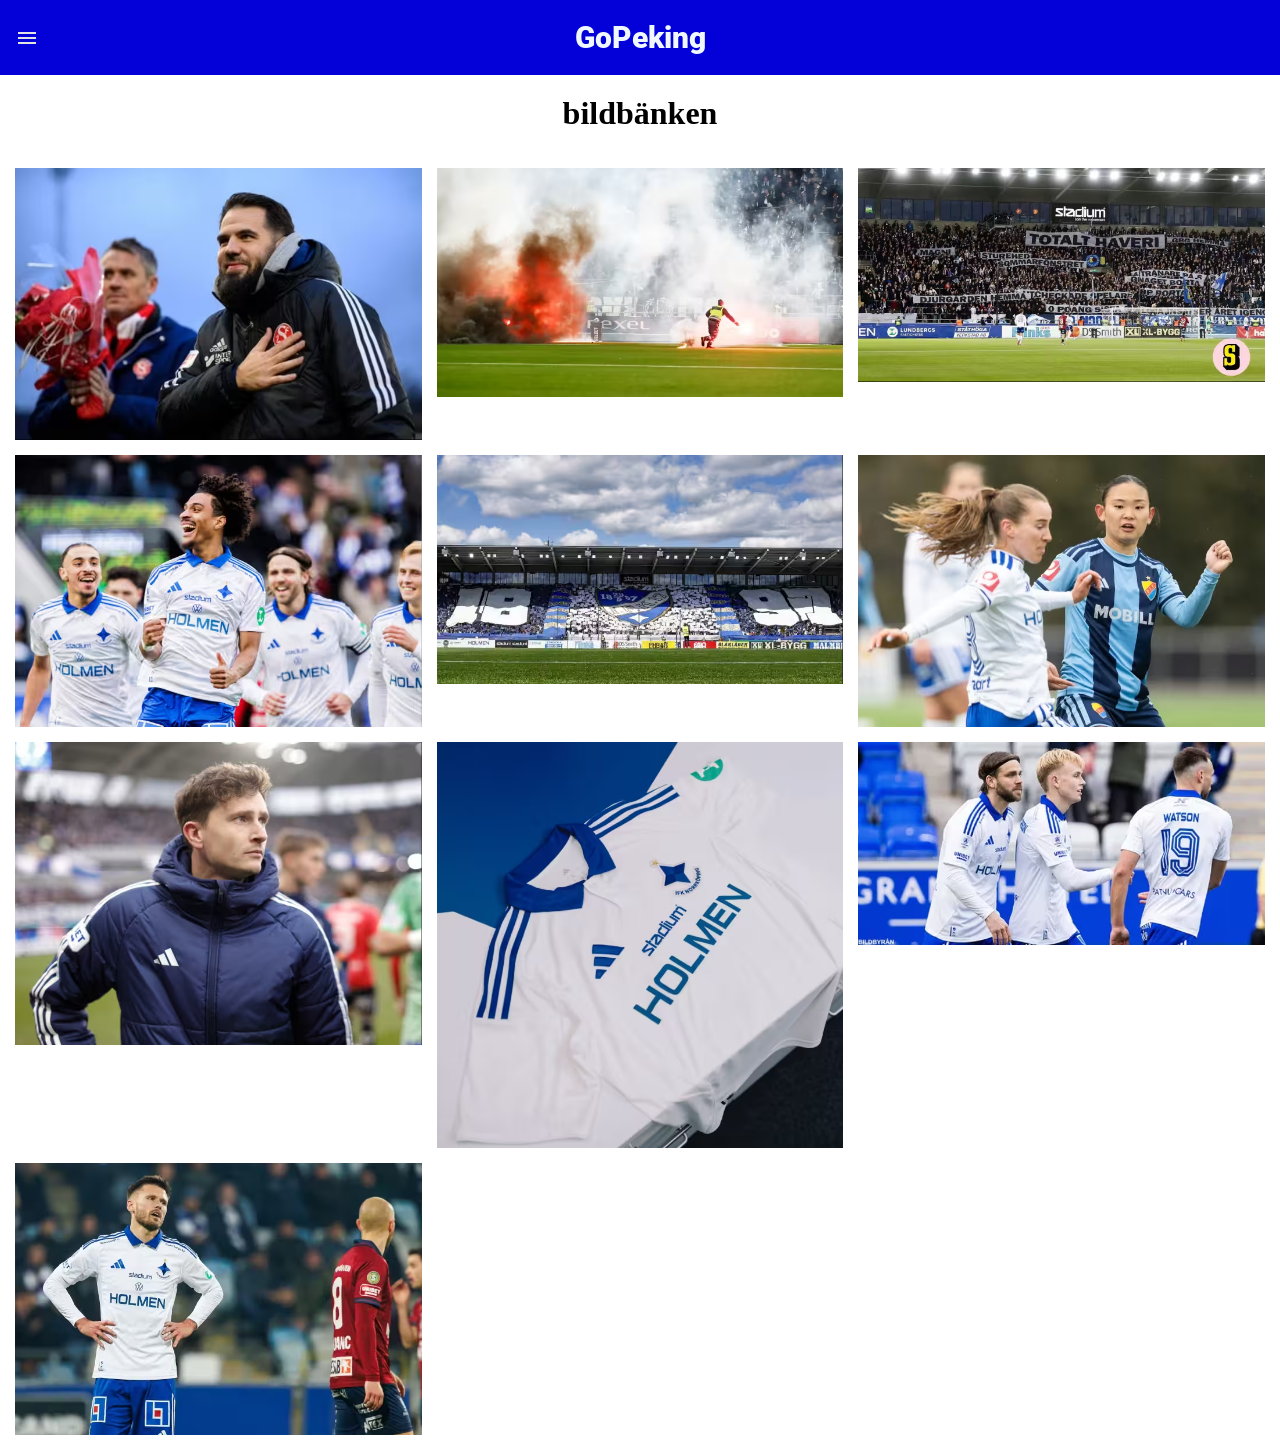
<file: real/bildbanken.html>
<!DOCTYPE html>
<html lang="Sv-se">
<head>
    <meta charset="UTF-8">
    <meta name="viewport" content="width=device-width, initial-scale=1.0">
    <title>Document</title>
    <link rel="stylesheet" href="bildbanken.css">
    <link rel="preconnect" href="https://fonts.googleapis.com">
<link rel="preconnect" href="https://fonts.gstatic.com" crossorigin>
<link href="https://fonts.googleapis.com/css2?family=Roboto:ital,wght@0,100..900;1,100..900&display=swap" rel="stylesheet">
</head>
<body>
    
    <nav class="meny">
        <ul>
            <li><a href="hem.html">hem</a></li>
            <li><a href="gnallbanken.html">gnällbänken</a></li>
            <li><a href="bildbanken.html">bildbänken</a></li>
        </ul>
    </nav>

    <div class="overlay"></div>

    <nav>
        <ul>
            <li class="banderoll">
                <img id="idmeny" src="menu_24dp_E3E3E3_FILL0_wght400_GRAD0_opsz24.svg" alt="menylogga">
                <a href="Home" class="hem roboto-logga">GoPeking</a>
            </li>
        </ul>
    </nav>
    <h1>bildbänken</h1>
  <div class="bild-gallery">
<img src="bild0.avif" data-full="bild0full.avif" alt="eldar" class="thumb">
<img src="bild1.avif" data-full="bild1full.avif" alt="kaos" class="thumb">
<img src="bild2.avif" data-full="bild2full.avif" alt="budisar" class="thumb">
<img src="bild3.avif" data-full="bild3full.avif" alt="ceesay" class="thumb">
<img src="bild4.avif" data-full="bild4full.avif" alt="tifo" class="thumb">
<img src="bild5.avif" data-full="bild5full.avif" alt="tjej" class="thumb">
<img src="bild6.avif" data-full="bild6full.avif" alt="falk" class="thumb">
<img src="bild7.avif" data-full="bild7full.avif" alt="t-shirt" class="thumb">
<img src="bild8.avif" data-full="bild8full.avif" alt="trio" class="thumb">
<img src="bild9.avif" data-full="bild9full.avif" alt="trasten" class="thumb">

  </div>
  <div id="lightbox" class="lightbox-hidden">
    <button id="close-btn">
        <svg xmlns="http://www.w3.org/2000/svg" height="24px" viewBox="0 -960 960 960" width="24px" fill="#e8eaed"><path d="m256-200-56-56 224-224-224-224 56-56 224 224 224-224 56 56-224 224 224 224-56 56-224-224-224 224Z"/></svg>
    </button>
    <img id="lightbox-img" src="[data-uri]" alt="Förstoring">
  </div>
    <script src="main.js"></script>
</body>
</html>
</file>
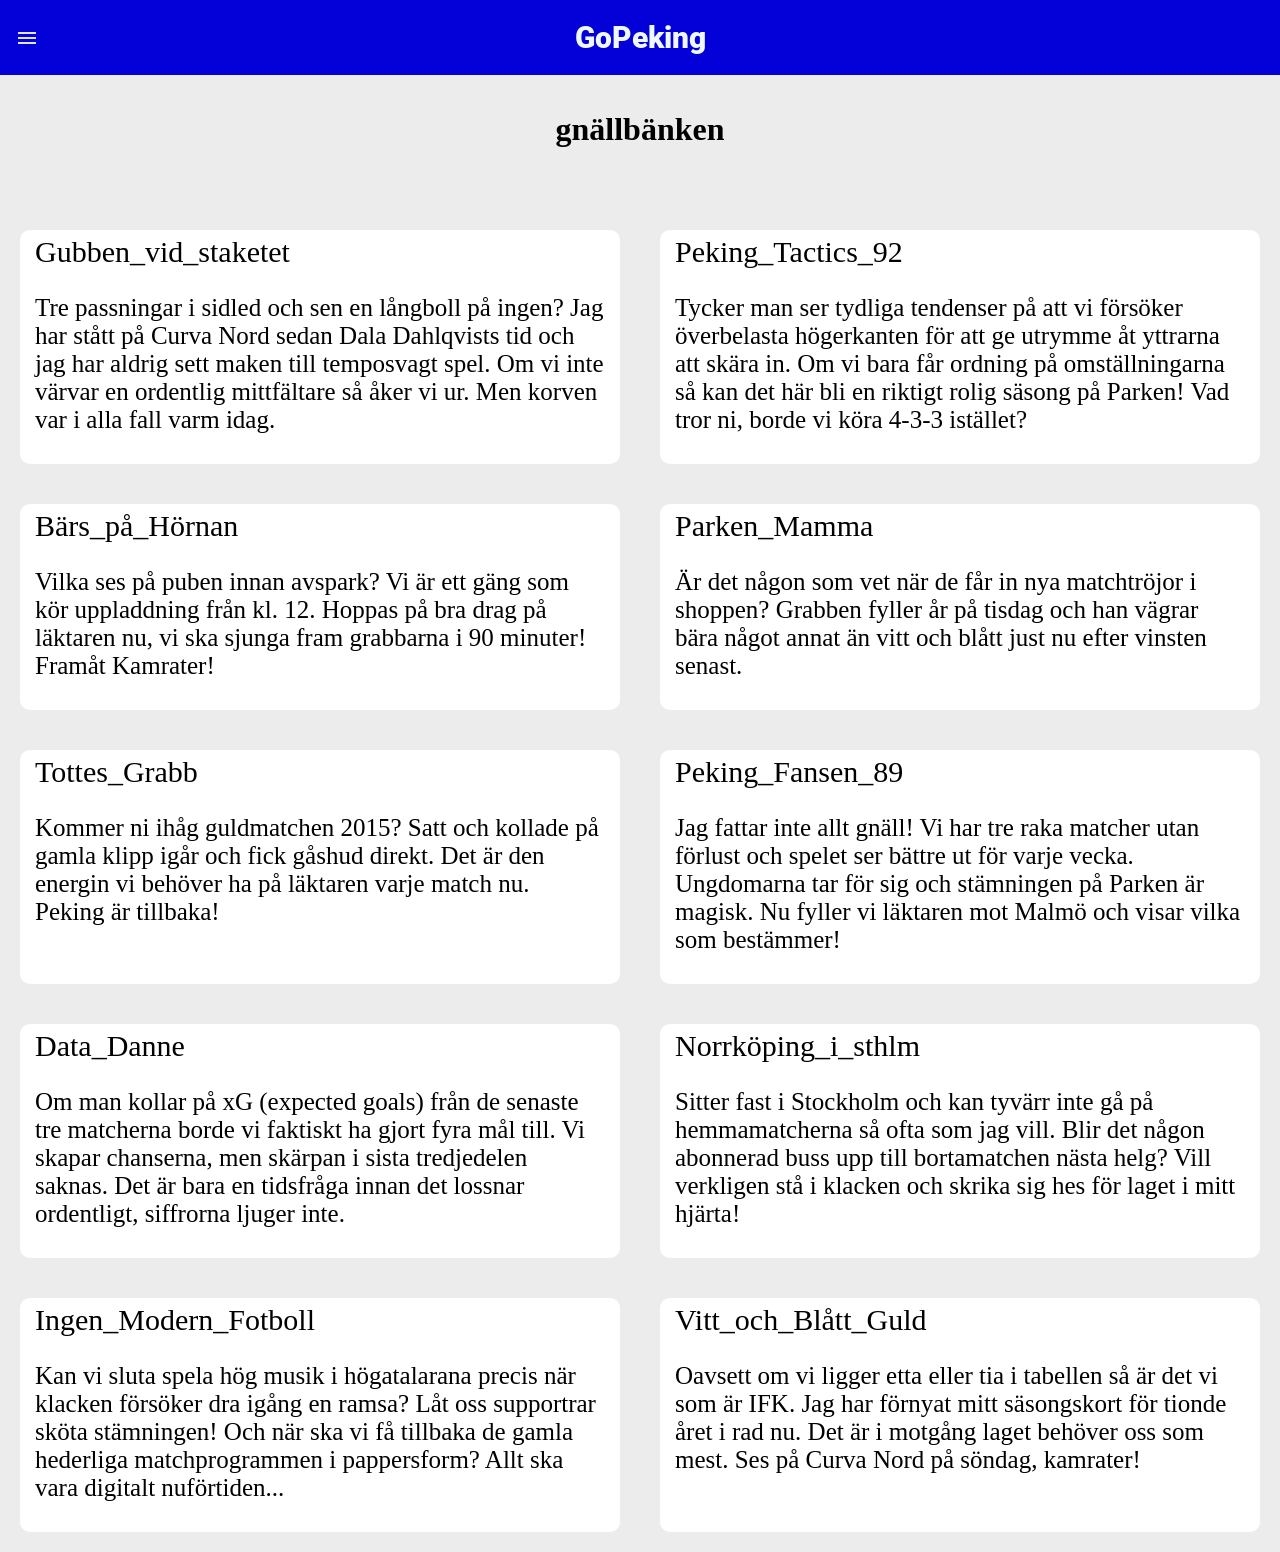
<file: real/gnallbanken.html>
<!DOCTYPE html>
<html lang="sv-SE">
<head>
    <meta charset="UTF-8">
    <meta name="viewport" content="width=device-width, initial-scale=1.0">
    <title>Gnällbänken - GoPeking</title>
    <link rel="stylesheet" href="gnallbanken.css">
    <link rel="preconnect" href="https://fonts.googleapis.com">
    <link rel="preconnect" href="https://fonts.gstatic.com" crossorigin>
    <link href="https://fonts.googleapis.com/css2?family=Roboto:ital,wght@0,100..900;1,100..900&display=swap" rel="stylesheet">
</head>
<body>
    
    <nav class="meny">
        <ul>
            <li><a href="hem.html">hem</a></li>
            <li><a href="gnallbanken.html">gnällbänken</a></li>
            <li><a href="bildbanken.html">bildbänken</a></li>
        </ul>
    </nav>

    <div class="overlay"></div>

    <nav>
        <ul>
            <li class="banderoll">
                <img id="idmeny" src="menu_24dp_E3E3E3_FILL0_wght400_GRAD0_opsz24.svg" alt="menylogga">
                <a href="Home" class="hem roboto-logga">GoPeking</a>
            </li>
        </ul>
    </nav>

    <h1>gnällbänken</h1>

    <main class="forum-container">

        <article class="post">
            <div class="username">
                <h3>Gubben_vid_staketet</h3>
            </div>
            <div class="content">
                <p>Tre passningar i sidled och sen en långboll på ingen? Jag har stått på Curva Nord sedan Dala Dahlqvists tid och jag har aldrig sett maken till temposvagt spel. Om vi inte värvar en ordentlig mittfältare så åker vi ur. Men korven var i alla fall varm idag.</p>
            </div>
        </article>

        <article class="post">
            <div class="username">
                <h3>Peking_Tactics_92</h3>
            </div>
            <div class="content">
                <p>Tycker man ser tydliga tendenser på att vi försöker överbelasta högerkanten för att ge utrymme åt yttrarna att skära in. Om vi bara får ordning på omställningarna så kan det här bli en riktigt rolig säsong på Parken! Vad tror ni, borde vi köra 4-3-3 istället?</p>
            </div>
        </article>

        <article class="post">
            <div class="username">
                <h3>Bärs_på_Hörnan</h3>
            </div>
            <div class="content">
                <p>Vilka ses på puben innan avspark? Vi är ett gäng som kör uppladdning från kl. 12. Hoppas på bra drag på läktaren nu, vi ska sjunga fram grabbarna i 90 minuter! Framåt Kamrater!</p>
            </div>
        </article>

        <article class="post">
            <div class="username">
                <h3>Parken_Mamma</h3>
            </div>
            <div class="content">
                <p>Är det någon som vet när de får in nya matchtröjor i shoppen? Grabben fyller år på tisdag och han vägrar bära något annat än vitt och blått just nu efter vinsten senast.</p>
            </div>
        </article>

        <article class="post">
            <div class="username">
                <h3>Tottes_Grabb</h3>
            </div>
            <div class="content">
                <p>Kommer ni ihåg guldmatchen 2015? Satt och kollade på gamla klipp igår och fick gåshud direkt. Det är den energin vi behöver ha på läktaren varje match nu. Peking är tillbaka!</p>
            </div>
        </article>

        <article class="post">
            <div class="username">
                <h3>Peking_Fansen_89</h3>
            </div>
            <div class="content">
                <p>Jag fattar inte allt gnäll! Vi har tre raka matcher utan förlust och spelet ser bättre ut för varje vecka. Ungdomarna tar för sig och stämningen på Parken är magisk. Nu fyller vi läktaren mot Malmö och visar vilka som bestämmer!</p>
            </div>
        </article>

        <article class="post">
            <div class="username">
                <h3>Data_Danne</h3>
            </div>
            <div class="content">
                <p>Om man kollar på xG (expected goals) från de senaste tre matcherna borde vi faktiskt ha gjort fyra mål till. Vi skapar chanserna, men skärpan i sista tredjedelen saknas. Det är bara en tidsfråga innan det lossnar ordentligt, siffrorna ljuger inte.</p>
            </div>
        </article>

        <article class="post">
            <div class="username">
                <h3>Norrköping_i_sthlm</h3>
            </div>
            <div class="content">
                <p>Sitter fast i Stockholm och kan tyvärr inte gå på hemmamatcherna så ofta som jag vill. Blir det någon abonnerad buss upp till bortamatchen nästa helg? Vill verkligen stå i klacken och skrika sig hes för laget i mitt hjärta!</p>
            </div>
        </article>

        <article class="post">
            <div class="username">
                <h3>Ingen_Modern_Fotboll</h3>
            </div>
            <div class="content">
                <p>Kan vi sluta spela hög musik i högatalarana precis när klacken försöker dra igång en ramsa? Låt oss supportrar sköta stämningen! Och när ska vi få tillbaka de gamla hederliga matchprogrammen i pappersform? Allt ska vara digitalt nuförtiden...</p>
            </div>
        </article>

        <article class="post">
            <div class="username">
                <h3>Vitt_och_Blått_Guld</h3>
            </div>
            <div class="content">
                <p>Oavsett om vi ligger etta eller tia i tabellen så är det vi som är IFK. Jag har förnyat mitt säsongskort för tionde året i rad nu. Det är i motgång laget behöver oss som mest. Ses på Curva Nord på söndag, kamrater!</p>
            </div>
        </article>

    </main>
  
    <script src="main.js"></script>
</body>
</html>
</file>
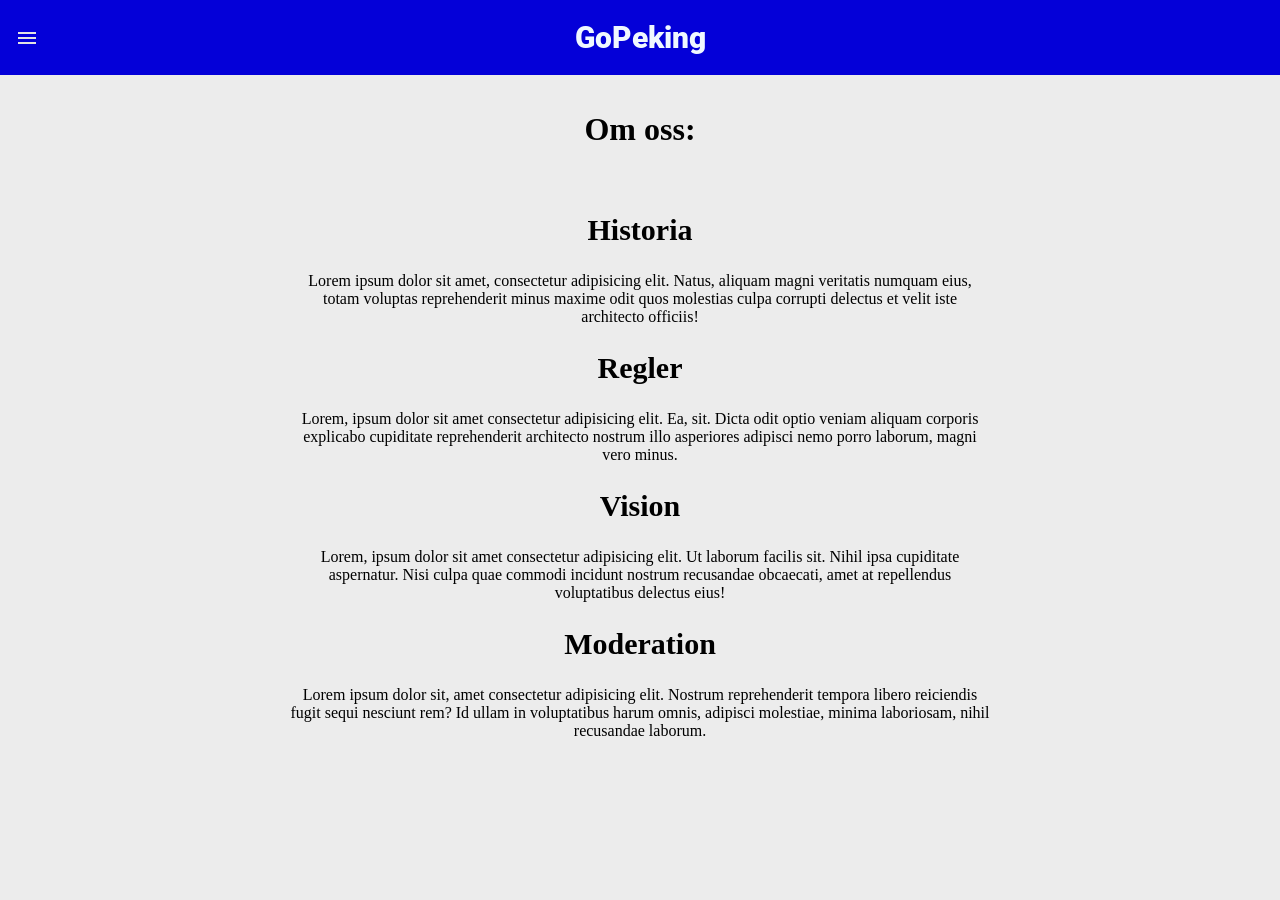
<file: real/hem.html>
<!DOCTYPE html>
<html lang="Sv-se">
<head>
    <meta charset="UTF-8">
    <meta name="viewport" content="width=device-width, initial-scale=1.0">
    <title>Document</title>
    <link rel="stylesheet" href="hem.css">
    <link rel="preconnect" href="https://fonts.googleapis.com">
<link rel="preconnect" href="https://fonts.gstatic.com" crossorigin>
<link href="https://fonts.googleapis.com/css2?family=Roboto:ital,wght@0,100..900;1,100..900&display=swap" rel="stylesheet">
</head>
<body>
    
    <nav class="meny">
        <ul>
            <li><a href="hem.html">hem</a></li>
            <li><a href="gnallbanken.html">gnällbänken</a></li>
            <li><a href="bildbanken.html">bildbänken</a></li>
        </ul>
    </nav>

    <div class="overlay"></div>

    <nav>
        <ul>
            <li class="banderoll">
                <img id="idmeny" src="menu_24dp_E3E3E3_FILL0_wght400_GRAD0_opsz24.svg" alt="menylogga">
                <a href="Home" class="hem roboto-logga">GoPeking</a>
            </li>
        </ul>
    </nav>
    <div class="om-oss">
    <h1>Om oss:</h1>
    <h2>Historia</h2>
    <p>Lorem ipsum dolor sit amet, consectetur adipisicing elit. Natus, aliquam magni veritatis numquam eius, totam voluptas reprehenderit minus maxime odit quos molestias culpa corrupti delectus et velit iste architecto officiis!</p>
    <h2>Regler</h2>
    <p>Lorem, ipsum dolor sit amet consectetur adipisicing elit. Ea, sit. Dicta odit optio veniam aliquam corporis explicabo cupiditate reprehenderit architecto nostrum illo asperiores adipisci nemo porro laborum, magni vero minus.</p>
    <h2>Vision</h2>
    <p>Lorem, ipsum dolor sit amet consectetur adipisicing elit. Ut laborum facilis sit. Nihil ipsa cupiditate aspernatur. Nisi culpa quae commodi incidunt nostrum recusandae obcaecati, amet at repellendus voluptatibus delectus eius!</p>
    <h2>Moderation</h2>
    <p>Lorem ipsum dolor sit, amet consectetur adipisicing elit. Nostrum reprehenderit tempora libero reiciendis fugit sequi nesciunt rem? Id ullam in voluptatibus harum omnis, adipisci molestiae, minima laboriosam, nihil recusandae laborum.</p>
    </div>
    <script src="main.js"></script>
</body>
</html>
</file>
<file: real/bildbanken.css>
* {
    box-sizing: border-box;
}
body{
    margin: 0px;
    box-sizing: border-box;
}
h1 {
    text-align: center;
    margin-top: 20px;
}

nav ul {
background-color:  #0400d8;
list-style: none;
display: flex;
justify-content: center;
align-items: center;
padding: 0px;
margin: 0px;
position: relative;
}
ul a {
    display: block;
    padding: 20px;
    text-decoration-line: none;
    color: aliceblue;
}

.roboto-logga {
  font-family: "Roboto", sans-serif;
  font-size: 30px;
  font-weight: 900;
}
nav ul li {
    display: flex;
    align-items: center; 
    width: 100%;
    position: relative;
}
.meny {
    position: absolute;
    top: 60px;
    left: 0;
    background-color: #0400d8;
    width: 100%;
    overflow: hidden;
    max-height: 0;
    opacity: 0;
    transition: max-height 0.4s, opacity 0.3s ease;
    text-align: center;
}
.meny.aktiv {
    max-height: 300px;
    opacity: 1;
}
.overlay {
    display: none;
    position: fixed;
    top: 0;
    left: 0;
    width: 100%;
    height: 100%;
}
.overlay.aktiv {
    display: block;
}
#idmeny {
    position: absolute;
    left: 15px;
}

.hem {
    margin: 0 auto;
}
.meny ul {
    display: block;
    padding: 0;
    margin: 0 auto;
    text-align: center;
}
.meny ul li {
    display: block;
    font-family: "Roboto", sans-serif;
}
.meny ul li a {
    display: block;
    padding: 15px;
    text-align: center;
}
h1 {
    text-align: center;
    margin-top: 20px;
     
}
.bild-gallery{
    display: flex;
    flex-direction: column;
    padding: 15px;
    gap: 15px;
}
.bild-gallery img{
    width: 100%;
}

@media (min-width: 688px){
    .bild-gallery{
        display: grid;
        grid-template-columns: 1fr 1fr;
    }
    .meny{
        width: auto;
    }
}
@media (min-width: 992px){
.bild-gallery{
       
        grid-template-columns: 1fr 1fr 1fr;
        
    }
}

.lightbox-hidden {
    display: none;
}


.lightbox-visible {
    display: flex;
    position: fixed;
    top: 0;
    left: 0;
    width: 100%;
    height: 100%;
    background: rgba(0, 0, 0, 0.8);
    justify-content: center;
    align-items: center;
}


#close-btn {
    position: absolute;
    top: 10px;
    right: 10px;
}
#lightbox-img{
    width: 80%;
}
</file>
<file: real/gnallbanken.css>
body{
    margin: 0px;
    background-color: rgb(236, 236, 236);
    padding-top: 70px;
}
nav{
    position: fixed;
    top: 0;
    left: 0;
    width: 100%;
    z-index: 1000;
}
nav ul {
background-color:  #0400d8;
list-style: none;
display: flex;
justify-content: center;
align-items: center;
padding: 0px;
margin: 0px;
position: relative;
}
ul a {
    display: block;
    padding: 20px;
    text-decoration-line: none;
    color: aliceblue;
}

.roboto-logga {
  font-family: "Roboto", sans-serif;
  font-size: 30px;
  font-weight: 900;
}
nav ul li {
    display: flex;
    align-items: center; 
    width: 100%;
    position: relative;
}
.meny {
    position: absolute;
    top: 60px;
    left: 0;
    background-color: #0400d8;
    width: 100%;
    overflow: hidden;
    max-height: 0;
    opacity: 0;
    transition: max-height 0.4s, opacity 0.3s ease;
    text-align: center;
    position: fixed;
}
.meny.aktiv {
    max-height: 300px;
    opacity: 1;
}
.overlay {
    display: none;
    position: fixed;
    top: 0;
    left: 0;
    width: 100%;
    height: 100%;
}
.overlay.aktiv {
    display: block;
}
#idmeny {
    position: absolute;
    left: 15px;
}

.hem {
    margin: 0 auto;
}
.meny ul {
    display: block;
    padding: 0;
    margin: 0 auto;
    text-align: center;
}
.meny ul li {
    display: block;
    font-family: "Roboto", sans-serif;
}
.meny ul li a {
    display: block;
    padding: 15px;
    text-align: center;
}
h1{
    text-align: center;
    padding-bottom: 40px;
    padding-top: 20px;
}
.post{
    margin: 20px;
    background-color: white;
    padding: 5px 15px 5px 15px;
    border-radius: 10px;
}
.username h3 {
    font-size: 20px;
    font-weight: normal; 
    margin: 0;            
}
.content{
    font-size: 17px;
}
.forum-container{
    grid-template-columns: 1fr;
}
@media  (min-width: 688px) {
    .post{
        margin: 30px;
        margin-bottom: 50px;
    }
    .username h3 {
    font-size: 30px;
}
.content{
    font-size: 25px;
}
.meny{
    width: auto;
}
}
@media  (min-width: 992px) {
    .post{
        margin: 20px;
        margin-bottom: 20px;
    }
    .username h3{
    font-size: 30px;
}
.content{
    font-size: 25px;
}
.forum-container{
    display: grid;
    grid-template-columns: 1fr 1fr;
}
h2{
    font-size: 30px;
}
}
@media  (min-width: 1312px) {
    .post{
        margin: 20px;
        margin-bottom: 20px;
    }
    .username{
    font-size: 30px;
}
.content{
    font-size: 25px;
}
}
</file>
<file: real/hem.css>
body{
    margin: 0px;
    background-color: rgb(236, 236, 236);
    padding-top: 70px;
}
nav{
    position: fixed;
    top: 0;
    left: 0;
    width: 100%;
    z-index: 1000;
}
nav ul {
background-color:  #0400d8;
list-style: none;
display: flex;
justify-content: center;
align-items: center;
padding: 0px;
margin: 0px;
position: relative;
}
ul a {
    display: block;
    padding: 20px;
    text-decoration-line: none;
    color: aliceblue;
}

.roboto-logga {
  font-family: "Roboto", sans-serif;
  font-size: 30px;
  font-weight: 900;
}
nav ul li {
    display: flex;
    align-items: center; 
    width: 100%;
    position: relative;
}
.meny {
    position: absolute;
    top: 60px;
    left: 0;
    background-color: #0400d8;
    width: 100%;
    overflow: hidden;
    max-height: 0;
    opacity: 0;
    transition: max-height 0.4s, opacity 0.3s ease;
    text-align: center;
    position: fixed;
}
.meny.aktiv {
    max-height: 300px;
    opacity: 1;
}
.overlay {
    display: none;
    position: fixed;
    top: 0;
    left: 0;
    width: 100%;
    height: 100%;
}
.overlay.aktiv {
    display: block;
}
#idmeny {
    position: absolute;
    left: 15px;
}

.hem {
    margin: 0 auto;
}
.meny ul {
    display: block;
    padding: 0;
    margin: 0 auto;
    text-align: center;
}
.meny ul li {
    display: block;
    font-family: "Roboto", sans-serif;
}
.meny ul li a {
    display: block;
    padding: 15px;
    text-align: center;
}
h1{
    text-align: center;
    padding-bottom: 40px;
    padding-top: 20px;
}
.post{
    margin: 20px;
    background-color: white;
    padding: 5px 15px 5px 15px;
    border-radius: 10px;
}
.username h3 {
    font-size: 20px;
    font-weight: normal; 
    margin: 0;            
}
.content{
    font-size: 17px;
}
.forum-container{
    grid-template-columns: 1fr;
}
.om-oss{
    text-align: center;
    max-width: 700px;
    margin: auto;
}
@media  (min-width: 688px) {
    .post{
        margin: 30px;
        margin-bottom: 50px;
    }
    .username h3 {
    font-size: 30px;
}
.content{
    font-size: 25px;
}
.meny{
    width: auto;
}
}
@media  (min-width: 992px) {
    .post{
        margin: 20px;
        margin-bottom: 20px;
    }
    .username h3{
    font-size: 30px;
}
.content{
    font-size: 25px;
}
.forum-container{
    display: grid;
    grid-template-columns: 1fr 1fr;
}
h2{
    font-size: 30px;
}
}
@media  (min-width: 1312px) {
    .post{
        margin: 20px;
        margin-bottom: 20px;
    }
    .username{
    font-size: 30px;
}
.content{
    font-size: 25px;
}
}
</file>
